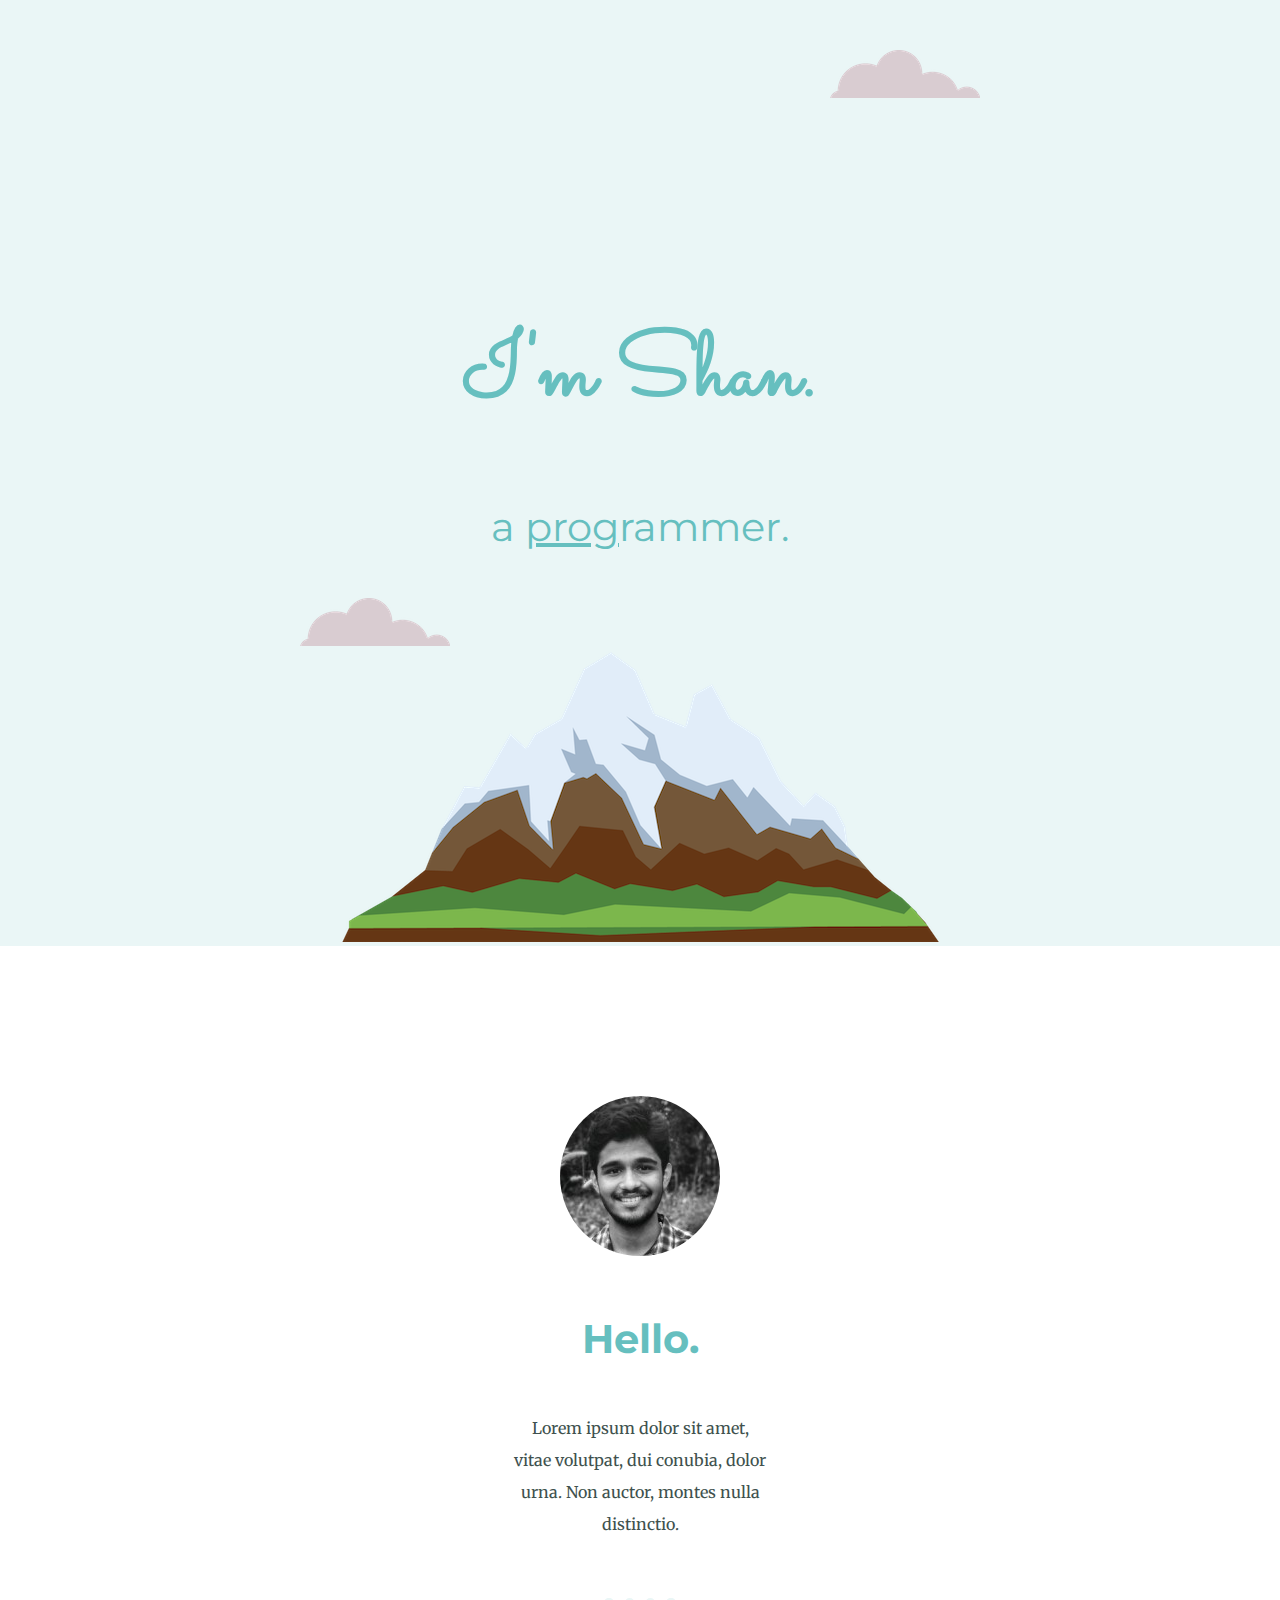
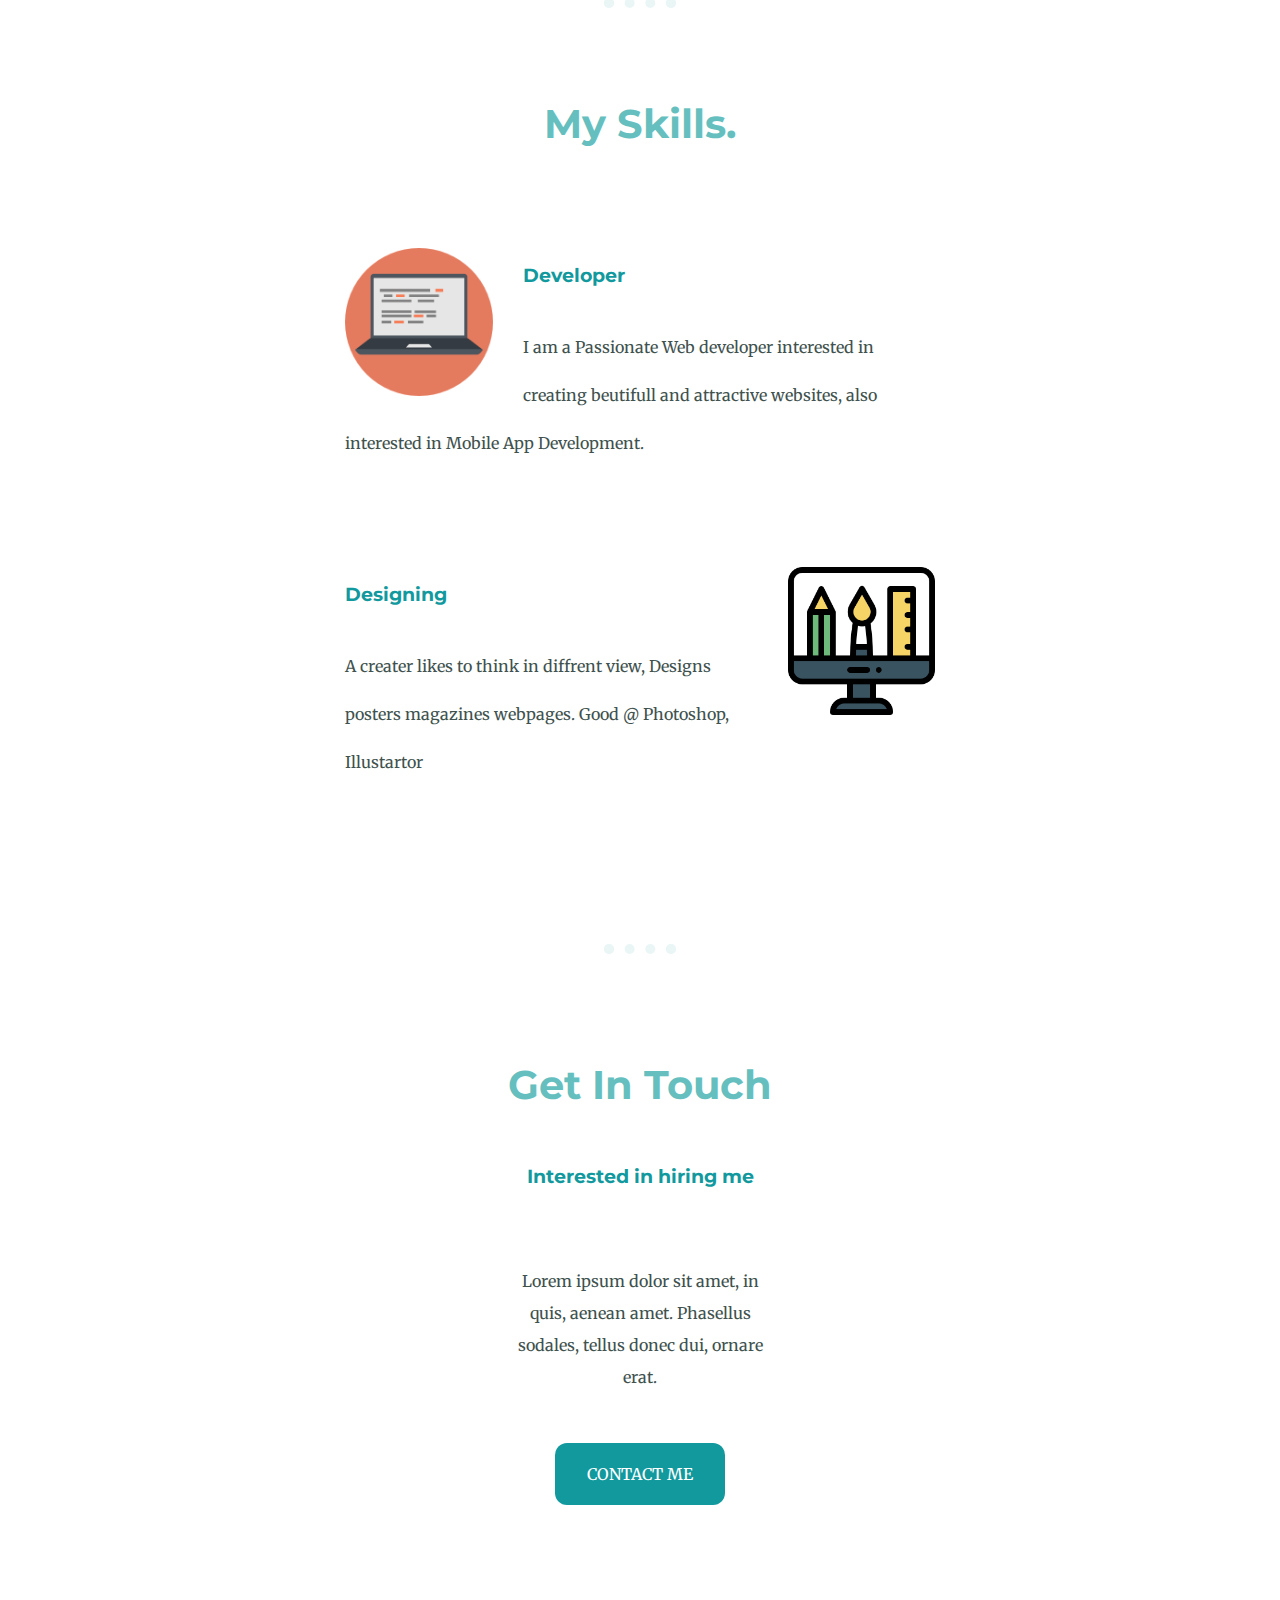
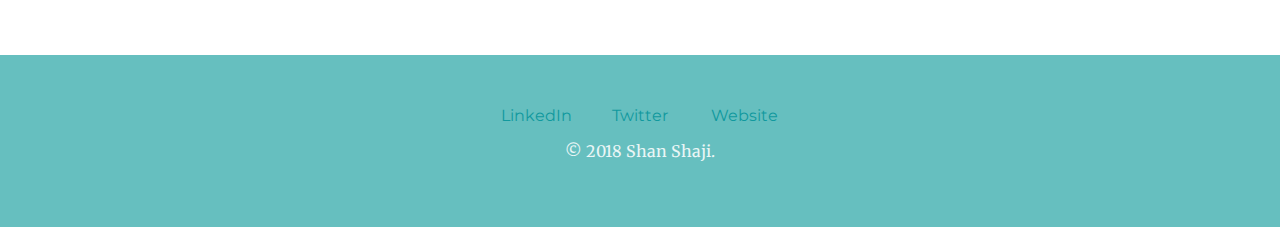
<file: index.html>
<!DOCTYPE html>
<html lang="en">

<head>
    <meta charset="UTF-8">
    <meta name="viewport" content="width=device-width, initial-scale=1.0">
    <link rel="icon" href="icons/favicon/android-icon-36x36.png">
    <title>Shan's Personel Website</title>
    <link rel="stylesheet" href="css/style.css">
    <link href="https://fonts.googleapis.com/css?family=Merriweather|Montserrat|Sacramento&display=swap"
        rel="stylesheet">

</head>

<body>

    <div class="top-container">
        <img class="top-cloud" src="images/cloud.png" alt="cloud-img">
        <h1>I'm Shan.</h1>
        <h2 class="subtitle">a <span class="prog">prog</span>rammer.</h2>
        <img class="bottom-cloud" src="images/cloud.png" alt="cloud_2-img">
        <img src="images/mountain.png" alt="mount-img" class="mountain-img">
    </div>

    <div class="middle-container">
        <div class="profile">
            <img src="images/shan.png" alt="Shan's profile" class="profile-shan">
            <h2>Hello.</h2>
            <p class="intro">Lorem ipsum dolor sit amet, vitae volutpat, dui conubia, dolor urna. Non auctor, montes
                nulla distinctio.</p>
        </div>
        <hr>
        <div class="skills">
            <h2>My Skills.</h2>
            <div class="skill-row">
                <img class="computer-image" src="images/computer.png" alt="">
                <h3>Developer</h3>
                <p>I am a Passionate Web developer interested in creating beutifull and attractive websites, also
                    interested in Mobile App Development.</p>
            </div>
            <div class="skill-row">
                <img class="chillies-image" src="images/chillies.png" alt="">
                <h3>Designing</h3>
                <p>A creater likes to think in diffrent view, Designs posters magazines webpages. Good @ Photoshop,
                    Illustartor </p>
            </div>
        </div>
        <hr>
        <div class="contact-me">
            <h2>Get In Touch</h2>
            <h3>Interested in hiring me</h3>
            <p>Lorem ipsum dolor sit amet, in quis, aenean amet. Phasellus sodales, tellus donec dui, ornare erat.</p>
            <a class="btn" href="mailto:name@email.com">CONTACT ME</a>
        </div>
    </div>


    <div class="bottom-container">
        <a class="footer-link" href="https://www.linkedin.com/">LinkedIn</a>
        <a class="footer-link" href="https://twitter.com/">Twitter</a>
        <a class="footer-link" href="https://www.appbrewery.co/">Website</a>
        <p>© 2018 Shan Shaji.</p>
    </div>

</body>

</html>
</file>
<file: css/style.css>
body {
  margin: 0px;
  text-align: center;
  font-family: "Merriweather", Arial, serif;
  color: #40514E;
}

.profile-shan{
    width: 25%;
}

h1 {
  margin-top: 50px auto 0px auto;
  font-family: "Sacramento", cursive;
  /* font-size: 90px;  90px/16 * 100 
   16 px = 1 em = 100%
  */
  color: #66bfbf;
  font-size: 5.62em;
}
h2 {
  font-family: "Montserrat", sans-serif;
  font-size: 2.5rem;
  color: #66bfbf;
}

.subtitle {
  font-weight: normal;

}

h3 {
  font-family: "Montserrat", sans-serif;
  color: #11999e;
}

.top-container {
  background-color: #eaf6f6;
  position: relative;
  padding-top: 250px;
}

.middle-container {
  padding: 100px 0px 100px 0px;
}

.profile {
  width: 50%;
  padding: 50px;
  margin: auto;
  line-height: 2;
}

.intro {
  width: 40%;
  margin: auto;
}

.skill-row {
  width: 50%;
  margin: 100px auto 100px auto;
  text-align: left;
  line-height: 3;
}

.computer-image {
  width: 25%;
  float: left;
  margin-right: 30px;
}

.chillies-image {
  width: 25%;
  float: right;
  margin-left: 30px;
}

.bottom-container {
    background-color: #66BFBF;
    padding: 50px;
}

.bottom-cloud {
  position: absolute;
  left: 300px;
  bottom: 300px;
}

.top-cloud {
  position: absolute;
  right: 300px;
  top: 50px;
}

.prog {
  text-decoration: underline;
}

.footer-link {
  color: #11999e;
  width: 100px;
  display: inline-block;
  text-decoration: none;
}

.btn {
    background-color: #11999e; /* Green */
    border: none;
    color: white;
    padding: 15px 32px;
    text-align: center;
    text-decoration: none;
    display: inline-block;
    font-size: 16px;
    border-radius: 12px;
    transition-duration: 0.4s;
  }


  .btn:hover{
    box-shadow: 0 12px 16px 0 rgba(0,0,0,0.24), 0 17px 50px 0 rgba(0,0,0,0.19);
  }

  .contact-me{
      width: 50%;
      margin: auto;
      padding: 50px;
      line-height: 2;
  }

  .contact-me p{
      width: 40%;
      margin: auto;
      padding: 50px;
  }
  .skills{
      padding: 50px;
  }


  hr{
      border: dotted #EAF6F6 10px;
      border-bottom: none;
      width: 4%;
  }

  .bottom-container a{
      font-family: "Montserrat", sans-serif;
      font-weight: 10px;
      
  }

  .bottom-container p{
      color: #EAF6F6;
  }
</file>
